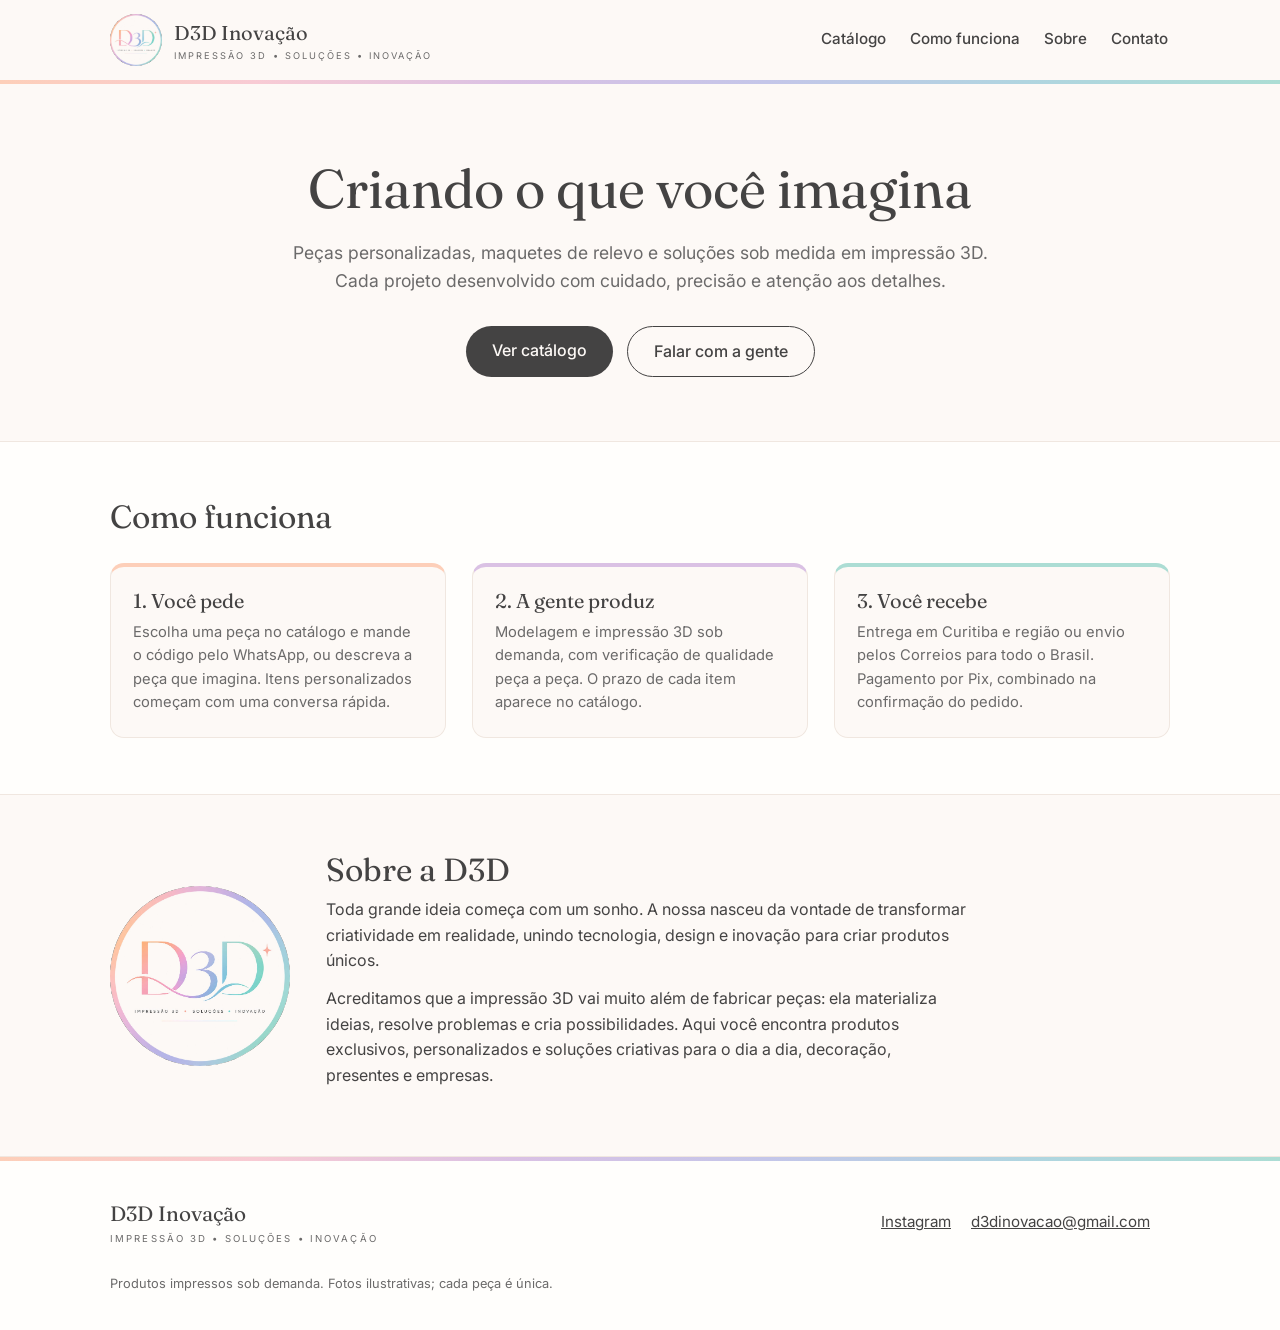
<file: index.html>
<!DOCTYPE html>
<html lang="pt-BR">
<head>
  <meta charset="UTF-8">
  <meta name="viewport" content="width=device-width, initial-scale=1.0">
  <title>D3D Inovação | Impressão 3D, Soluções e Inovação</title>
  <meta name="description" content="Catálogo da D3D Inovação: peças personalizadas, maquetes de relevo, mapas táteis e soluções em impressão 3D. Criando o que você imagina.">
  <meta property="og:title" content="D3D Inovação">
  <meta property="og:description" content="Impressão 3D, soluções e inovação. Criando o que você imagina.">
  <meta property="og:image" content="https://d3dinovacao.github.io/img/logo.jpeg">
  <meta property="og:url" content="https://d3dinovacao.github.io/">
  <meta property="og:type" content="website">
  <link rel="icon" href="img/logo.jpeg">
  <link rel="preconnect" href="https://fonts.googleapis.com">
  <link rel="preconnect" href="https://fonts.gstatic.com" crossorigin>
  <link href="https://fonts.googleapis.com/css2?family=Fraunces:opsz,wght@9..144,300;9..144,400;9..144,600&family=Inter:wght@400;500;600&display=swap" rel="stylesheet">
  <link rel="stylesheet" href="css/style.css">
</head>
<body>

  <header class="topo">
    <div class="topo-inner">
      <a class="marca" href="#inicio" aria-label="D3D Inovação, início">
        <img src="img/logo.jpeg" alt="Logo da D3D Inovação" class="marca-logo">
        <span class="marca-texto">
          <span class="marca-nome">D3D Inovação</span>
          <span class="marca-tagline">IMPRESSÃO 3D &bull; SOLUÇÕES &bull; INOVAÇÃO</span>
        </span>
      </a>
      <nav class="menu" aria-label="Navegação principal">
        <a href="catalogo.html">Catálogo</a>
        <a href="#como-funciona">Como funciona</a>
        <a href="#sobre">Sobre</a>
        <a href="#contato">Contato</a>
      </nav>
    </div>
    <div class="barra-gradiente" aria-hidden="true"></div>
  </header>

  <main id="inicio">

    <section class="hero">
      <div class="hero-inner">
        <h1>Criando o que você imagina</h1>
        <p class="hero-sub">Peças personalizadas, maquetes de relevo e soluções sob medida em impressão 3D. Cada projeto desenvolvido com cuidado, precisão e atenção aos detalhes.</p>
        <div class="hero-acoes">
          <a class="btn btn-primario" href="catalogo.html">Ver catálogo</a>
          <a class="btn btn-secundario" href="#contato">Falar com a gente</a>
        </div>
      </div>
    </section>

    <section class="como-funciona" id="como-funciona">
      <div class="secao-inner">
        <h2>Como funciona</h2>
        <ol class="passos">
          <li>
            <h3>1. Você pede</h3>
            <p>Escolha uma peça no catálogo e mande o código pelo WhatsApp, ou descreva a peça que imagina. Itens personalizados começam com uma conversa rápida.</p>
          </li>
          <li>
            <h3>2. A gente produz</h3>
            <p>Modelagem e impressão 3D sob demanda, com verificação de qualidade peça a peça. O prazo de cada item aparece no catálogo.</p>
          </li>
          <li>
            <h3>3. Você recebe</h3>
            <p>Entrega em Curitiba e região ou envio pelos Correios para todo o Brasil. Pagamento por Pix, combinado na confirmação do pedido.</p>
          </li>
        </ol>
      </div>
    </section>

    <section class="sobre" id="sobre">
      <div class="secao-inner sobre-grid">
        <img src="img/logo.jpeg" alt="Marca circular da D3D Inovação" class="sobre-logo">
        <div>
          <h2>Sobre a D3D</h2>
          <p>Toda grande ideia começa com um sonho. A nossa nasceu da vontade de transformar criatividade em realidade, unindo tecnologia, design e inovação para criar produtos únicos.</p>
          <p>Acreditamos que a impressão 3D vai muito além de fabricar peças: ela materializa ideias, resolve problemas e cria possibilidades. Aqui você encontra produtos exclusivos, personalizados e soluções criativas para o dia a dia, decoração, presentes e empresas.</p>
        </div>
      </div>
    </section>

  </main>

  <footer class="rodape" id="contato">
    <div class="barra-gradiente" aria-hidden="true"></div>
    <div class="secao-inner rodape-grid">
      <div>
        <p class="rodape-marca">D3D Inovação</p>
        <p class="rodape-tagline">IMPRESSÃO 3D &bull; SOLUÇÕES &bull; INOVAÇÃO</p>
      </div>
      <ul class="rodape-contatos">
        <li><a id="link-instagram" href="https://www.instagram.com/d3dinovacao" target="_blank" rel="noopener">Instagram</a></li>
        <li><a id="link-email" href="mailto:d3dinovacao@gmail.com">d3dinovacao@gmail.com</a></li>
        <li><a id="link-whatsapp" href="#" hidden>WhatsApp</a></li>
      </ul>
      <p class="rodape-nota">Produtos impressos sob demanda. Fotos ilustrativas; cada peça é única.</p>
    </div>
  </footer>

  <script src="js/config.js"></script>

  <!-- Tracking de visitas (LGPD: 18 campos anônimos, sem cookies e sem dados pessoais) -->
  <script>
  (function(){var T=(window.D3D_CONFIG||{}).TRACKING_URL;if(!T)return;function d(){var u=navigator.userAgent.toLowerCase();if(/tablet|ipad|playbook|silk/i.test(u))return'tablet';if(/mobile|iphone|ipod|android|blackberry|opera mini|iemobile/i.test(u))return'mobile';return'desktop'}function g(p){try{return new URLSearchParams(location.search).get(p)||''}catch(e){return''}}var o={timestamp:new Date().toISOString(),timezone:Intl.DateTimeFormat().resolvedOptions().timeZone||'',timezoneOffset:new Date().getTimezoneOffset(),page:location.href,pathname:location.pathname,referrer:document.referrer||'direct',pageTitle:document.title,language:navigator.language||'',deviceType:d(),screenOrientation:screen.orientation?screen.orientation.type.split('-')[0]:'',connectionType:navigator.connection?navigator.connection.effectiveType:'',loadTime:0,utmSource:g('utm_source'),utmMedium:g('utm_medium'),utmCampaign:g('utm_campaign'),utmTerm:g('utm_term'),utmContent:g('utm_content'),prefersColorScheme:matchMedia('(prefers-color-scheme:dark)').matches?'dark':'light',origin:location.origin};function s(){setTimeout(function(){o.loadTime=Math.round(performance.now());fetch(T,{method:'POST',mode:'no-cors',headers:{'Content-Type':'text/plain'},body:JSON.stringify(o)}).catch(function(){})},100)}if(document.readyState==='complete')s();else addEventListener('load',s)})();
  </script>
</body>
</html>
</file>
<file: css/style.css>
/* D3D Inovação - identidade do BRAND.md
   Fundo off-white, texto grafite, paleta pastel só como acento. */

:root {
  --coral: #FDCFB9;
  --rosa: #F8CBD4;
  --lilas: #DAC1E4;
  --azul-lavanda: #C4C6E9;
  --azul-gelo: #B0D5E0;
  --verde-agua: #ACDDD4;
  --off-white: #FDF9F6;
  --grafite: #444343;
  --grafite-suave: #6b6a6a;
  --card: #FFFEFC;
  --borda: #f0e7e0;
  --gradiente: linear-gradient(90deg, var(--coral), var(--rosa), var(--lilas), var(--azul-lavanda), var(--azul-gelo), var(--verde-agua));
  --sombra: 0 2px 14px rgba(68, 67, 67, 0.08);
  --raio: 14px;
  --fonte-titulo: "Fraunces", Georgia, serif;
  --fonte-corpo: "Inter", system-ui, -apple-system, sans-serif;
}

* { box-sizing: border-box; margin: 0; padding: 0; }

[hidden] { display: none !important; }

body.sem-scroll { overflow: hidden; }

html { scroll-behavior: smooth; scroll-padding-top: 96px; }

body {
  background: var(--off-white);
  color: var(--grafite);
  font-family: var(--fonte-corpo);
  font-size: 16px;
  line-height: 1.6;
}

img { max-width: 100%; display: block; }

h1, h2, h3 { font-family: var(--fonte-titulo); font-weight: 400; line-height: 1.2; }

a { color: var(--grafite); }

.visually-hidden {
  position: absolute; width: 1px; height: 1px;
  clip: rect(0 0 0 0); overflow: hidden; white-space: nowrap;
}

/* ---------------------------------------------------------------- topo */

.topo {
  position: sticky; top: 0; z-index: 40;
  background: rgba(253, 249, 246, 0.94);
  backdrop-filter: blur(8px);
}

.topo-inner {
  max-width: 1100px; margin: 0 auto; padding: 14px 20px;
  display: flex; align-items: center; gap: 24px;
}

.marca { display: flex; align-items: center; gap: 12px; text-decoration: none; }

.marca-logo { width: 52px; height: 52px; border-radius: 50%; object-fit: cover; }

.marca-nome { display: block; font-family: var(--fonte-titulo); font-size: 1.25rem; }

.marca-tagline {
  display: block; font-size: 0.58rem; letter-spacing: 0.22em;
  color: var(--grafite-suave); text-transform: uppercase;
}

.menu { display: flex; gap: 20px; margin-left: auto; }

.menu a {
  text-decoration: none; font-size: 0.95rem; font-weight: 500;
  padding: 6px 2px; border-bottom: 2px solid transparent;
}

.menu a:hover { border-bottom-color: var(--azul-gelo); }

.btn-carrinho {
  display: flex; align-items: center; gap: 8px;
  background: var(--card); border: 1px solid var(--borda);
  border-radius: 999px; padding: 9px 18px;
  font-family: var(--fonte-corpo); font-size: 0.95rem; font-weight: 500;
  color: var(--grafite); cursor: pointer; position: relative;
}

.btn-carrinho:hover { box-shadow: var(--sombra); }

.carrinho-badge {
  position: absolute; top: -6px; right: -6px;
  background: var(--grafite); color: var(--off-white);
  border-radius: 999px; min-width: 22px; height: 22px;
  display: flex; align-items: center; justify-content: center;
  font-size: 0.75rem; font-weight: 600; padding: 0 6px;
}

.barra-gradiente { height: 4px; background: var(--gradiente); }

/* ---------------------------------------------------------------- hero */

.hero { padding: 72px 20px 64px; text-align: center; }

.hero-inner { max-width: 720px; margin: 0 auto; }

.hero h1 { font-size: clamp(2.1rem, 5vw, 3.4rem); margin-bottom: 18px; }

.hero-sub { font-size: 1.1rem; color: var(--grafite-suave); margin-bottom: 30px; }

.hero-acoes { display: flex; gap: 14px; justify-content: center; flex-wrap: wrap; }

/* --------------------------------------------------------------- botões */

.btn {
  display: inline-block; padding: 12px 26px; border-radius: 999px;
  font-family: var(--fonte-corpo); font-size: 1rem; font-weight: 500;
  text-decoration: none; cursor: pointer; border: none;
}

.btn-primario { background: var(--grafite); color: var(--off-white); }

.btn-primario:hover { background: #2f2e2e; }

.btn-secundario {
  background: transparent; color: var(--grafite);
  border: 1px solid var(--grafite);
}

.btn-secundario:hover { background: rgba(68, 67, 67, 0.06); }

.btn-cheio { width: 100%; }

.btn[disabled] { opacity: 0.55; cursor: wait; }

/* --------------------------------------------------------------- seções */

.secao-inner { max-width: 1100px; margin: 0 auto; padding: 56px 20px; }

.secao-inner h2 { font-size: 2rem; margin-bottom: 8px; }

.secao-sub { color: var(--grafite-suave); margin-bottom: 28px; }

/* -------------------------------------------------------------- filtros */

.filtros {
  display: flex; gap: 16px; align-items: center; flex-wrap: wrap;
  margin-bottom: 28px;
}

.filtros-chips { display: flex; gap: 8px; flex-wrap: wrap; }

.chip {
  border: 1px solid var(--borda); background: var(--card);
  border-radius: 999px; padding: 7px 16px; cursor: pointer;
  font-family: var(--fonte-corpo); font-size: 0.9rem; color: var(--grafite);
}

.chip:hover { box-shadow: var(--sombra); }

.chip.ativo { background: var(--grafite); color: var(--off-white); border-color: var(--grafite); }

.busca { margin-left: auto; }

.busca input {
  border: 1px solid var(--borda); background: var(--card);
  border-radius: 999px; padding: 9px 18px; min-width: 220px;
  font-family: var(--fonte-corpo); font-size: 0.95rem; color: var(--grafite);
}

.busca input:focus { outline: 2px solid var(--grafite); outline-offset: 1px; }

/* ---------------------------------------------------------------- grade */

.grade {
  display: grid; gap: 22px;
  grid-template-columns: repeat(auto-fill, minmax(240px, 1fr));
}

.estado { grid-column: 1 / -1; text-align: center; color: var(--grafite-suave); padding: 40px 0; }

.card-produto {
  background: var(--card); border: 1px solid var(--borda);
  border-radius: var(--raio); overflow: hidden;
  display: flex; flex-direction: column;
  transition: box-shadow 0.15s ease, transform 0.15s ease;
}

.card-produto:hover { box-shadow: var(--sombra); transform: translateY(-2px); }

.card-img {
  aspect-ratio: 4 / 3; display: flex; align-items: center; justify-content: center;
  font-family: var(--fonte-titulo); font-size: 3rem; color: rgba(68, 67, 67, 0.5);
  background: var(--off-white); cursor: pointer; border: none; width: 100%; padding: 0;
}

.card-img img { width: 100%; height: 100%; object-fit: cover; }

.card-corpo { padding: 16px 18px 18px; display: flex; flex-direction: column; gap: 8px; flex: 1; }

.card-badge {
  align-self: flex-start; font-size: 0.72rem; letter-spacing: 0.08em;
  text-transform: uppercase; background: var(--off-white);
  border: 1px solid var(--borda); border-radius: 999px; padding: 3px 10px;
  color: var(--grafite-suave);
}

.card-nome {
  font-family: var(--fonte-corpo); font-weight: 600; font-size: 1.02rem;
  cursor: pointer; background: none; border: none; text-align: left;
  color: var(--grafite); padding: 0;
}

.card-nome:hover { text-decoration: underline; }

.card-desc { font-size: 0.88rem; color: var(--grafite-suave); flex: 1; }

.card-preco { font-weight: 600; font-size: 1.05rem; }

.card-prazo { font-size: 0.8rem; color: var(--grafite-suave); }

.card-acoes { display: flex; gap: 10px; margin-top: 6px; }

.card-acoes .btn { padding: 9px 16px; font-size: 0.9rem; flex: 1; text-align: center; }

/* --------------------------------------------------------- como funciona */

.como-funciona { background: var(--card); border-top: 1px solid var(--borda); border-bottom: 1px solid var(--borda); }

.passos {
  list-style: none; display: grid; gap: 26px; margin-top: 26px;
  grid-template-columns: repeat(auto-fit, minmax(240px, 1fr));
}

.passos h3 { font-size: 1.25rem; margin-bottom: 8px; }

.passos li {
  background: var(--off-white); border: 1px solid var(--borda);
  border-radius: var(--raio); padding: 22px;
  border-top: 4px solid var(--azul-gelo);
}

.passos li:nth-child(1) { border-top-color: var(--coral); }
.passos li:nth-child(2) { border-top-color: var(--lilas); }
.passos li:nth-child(3) { border-top-color: var(--verde-agua); }

.passos p { font-size: 0.92rem; color: var(--grafite-suave); }

/* ---------------------------------------------------------------- sobre */

.sobre-grid { display: grid; grid-template-columns: 180px 1fr; gap: 36px; align-items: center; }

.sobre-logo { width: 180px; height: 180px; border-radius: 50%; object-fit: cover; }

.sobre p { margin-bottom: 12px; max-width: 640px; }

@media (max-width: 640px) {
  .sobre-grid { grid-template-columns: 1fr; text-align: center; }
  .sobre-logo { margin: 0 auto; }
  .sobre p { text-align: left; }
}

/* --------------------------------------------------------------- rodapé */

.rodape { background: var(--card); border-top: 1px solid var(--borda); }

.rodape .barra-gradiente { margin-bottom: 0; }

.rodape-grid { display: flex; flex-wrap: wrap; gap: 28px; align-items: center; padding: 36px 20px; }

.rodape-marca { font-family: var(--fonte-titulo); font-size: 1.3rem; }

.rodape-tagline { font-size: 0.6rem; letter-spacing: 0.22em; color: var(--grafite-suave); }

.rodape-contatos { list-style: none; display: flex; gap: 20px; flex-wrap: wrap; margin-left: auto; }

.rodape-contatos a { font-size: 0.95rem; }

.rodape-nota { width: 100%; font-size: 0.8rem; color: var(--grafite-suave); }

/* --------------------------------------------------------------- drawer */

.drawer-fundo, .modal-fundo {
  position: fixed; inset: 0; background: rgba(68, 67, 67, 0.4); z-index: 50;
}

.drawer {
  position: fixed; top: 0; right: 0; bottom: 0; width: min(420px, 100vw);
  background: var(--off-white); z-index: 60; display: flex; flex-direction: column;
  box-shadow: -6px 0 24px rgba(68, 67, 67, 0.15);
}

.drawer-topo {
  display: flex; align-items: center; justify-content: space-between;
  padding: 18px 22px; border-bottom: 1px solid var(--borda);
}

.drawer-topo h2 { font-size: 1.4rem; }

.btn-fechar {
  background: none; border: none; font-size: 1.7rem; line-height: 1;
  cursor: pointer; color: var(--grafite-suave); padding: 4px 8px;
}

.btn-fechar:hover { color: var(--grafite); }

.drawer-itens { flex: 1; overflow-y: auto; padding: 16px 22px; overscroll-behavior: contain; }

.drawer-vazio { color: var(--grafite-suave); text-align: center; padding: 40px 0; }

.item-carrinho {
  display: flex; gap: 12px; align-items: center;
  padding: 12px 0; border-bottom: 1px solid var(--borda);
}

.item-info { flex: 1; }

.item-nome { font-weight: 600; font-size: 0.95rem; }

.item-preco { font-size: 0.85rem; color: var(--grafite-suave); }

.item-qtd { display: flex; align-items: center; gap: 8px; }

.item-qtd button {
  width: 28px; height: 28px; border-radius: 50%;
  border: 1px solid var(--borda); background: var(--card);
  cursor: pointer; font-size: 1rem; color: var(--grafite);
}

.item-qtd button:hover { box-shadow: var(--sombra); }

.item-remover {
  background: none; border: none; color: var(--grafite-suave);
  cursor: pointer; font-size: 0.8rem; text-decoration: underline;
}

.drawer-rodape { padding: 18px 22px; border-top: 1px solid var(--borda); }

.drawer-total { margin-bottom: 4px; }

.drawer-obs { font-size: 0.8rem; color: var(--grafite-suave); margin-bottom: 14px; }

/* ---------------------------------------------------------------- modal */

.modal-fundo { display: flex; align-items: center; justify-content: center; padding: 20px; }

.modal {
  background: var(--off-white); border-radius: var(--raio);
  max-width: 520px; width: 100%; max-height: 90vh; overflow-y: auto;
  padding: 28px; position: relative; box-shadow: 0 12px 40px rgba(68, 67, 67, 0.25);
  overscroll-behavior: contain;
}

.modal .btn-fechar { position: absolute; top: 12px; right: 12px; }

.modal h2 { font-size: 1.5rem; margin-bottom: 6px; padding-right: 30px; }

.modal-img {
  aspect-ratio: 4 / 3; border-radius: 10px; overflow: hidden;
  display: flex; align-items: center; justify-content: center;
  font-family: var(--fonte-titulo); font-size: 4rem; color: rgba(68, 67, 67, 0.5);
  background: var(--off-white); margin-bottom: 16px;
}

.modal-img img { width: 100%; height: 100%; object-fit: cover; }

.modal-categoria { font-size: 0.8rem; letter-spacing: 0.08em; text-transform: uppercase; color: var(--grafite-suave); }

.modal-desc { margin: 10px 0 14px; color: var(--grafite-suave); }

.modal-preco { font-size: 1.3rem; font-weight: 600; margin-bottom: 4px; }

.modal-prazo { font-size: 0.85rem; color: var(--grafite-suave); margin-bottom: 18px; }

/* ------------------------------------------------------------- checkout */

.checkout-sub { color: var(--grafite-suave); font-size: 0.92rem; margin: 6px 0 18px; }

#form-checkout label { display: block; margin-bottom: 14px; font-weight: 500; font-size: 0.92rem; }

#form-checkout input, #form-checkout textarea {
  width: 100%; margin-top: 6px; padding: 11px 14px;
  border: 1px solid var(--borda); border-radius: 10px;
  background: var(--card); font-family: var(--fonte-corpo);
  font-size: 0.95rem; color: var(--grafite); resize: vertical;
}

#form-checkout input:focus, #form-checkout textarea:focus { outline: 2px solid var(--grafite); outline-offset: 1px; }

.checkout-erro { color: #a33; font-size: 0.88rem; margin-top: 10px; }

.checkout-sucesso-caixa { text-align: center; padding: 10px 0; }

.checkout-sucesso-caixa h3 { font-size: 1.3rem; margin-bottom: 10px; }

.checkout-sucesso-caixa p { color: var(--grafite-suave); font-size: 0.92rem; margin-bottom: 16px; }

/* ---------------------------------------------------------------- toast */

.toast {
  position: fixed; bottom: 24px; left: 50%; transform: translateX(-50%);
  background: var(--grafite); color: var(--off-white);
  padding: 12px 22px; border-radius: 999px; font-size: 0.92rem;
  z-index: 80; box-shadow: var(--sombra);
}

/* ----------------------------------------------------------- responsivo */

@media (max-width: 760px) {
  .topo-inner { gap: 12px; flex-wrap: wrap; padding-bottom: 8px; }
  .btn-carrinho { margin-left: auto; }
  .menu {
    order: 3; width: 100%; margin-left: 0;
    overflow-x: auto; white-space: nowrap; gap: 16px;
    -webkit-overflow-scrolling: touch;
  }
  .busca { margin-left: 0; width: 100%; }
  .busca input { width: 100%; }
}

@media (prefers-reduced-motion: reduce) {
  html { scroll-behavior: auto; }
  .card-produto { transition: none; }
}
</file>
